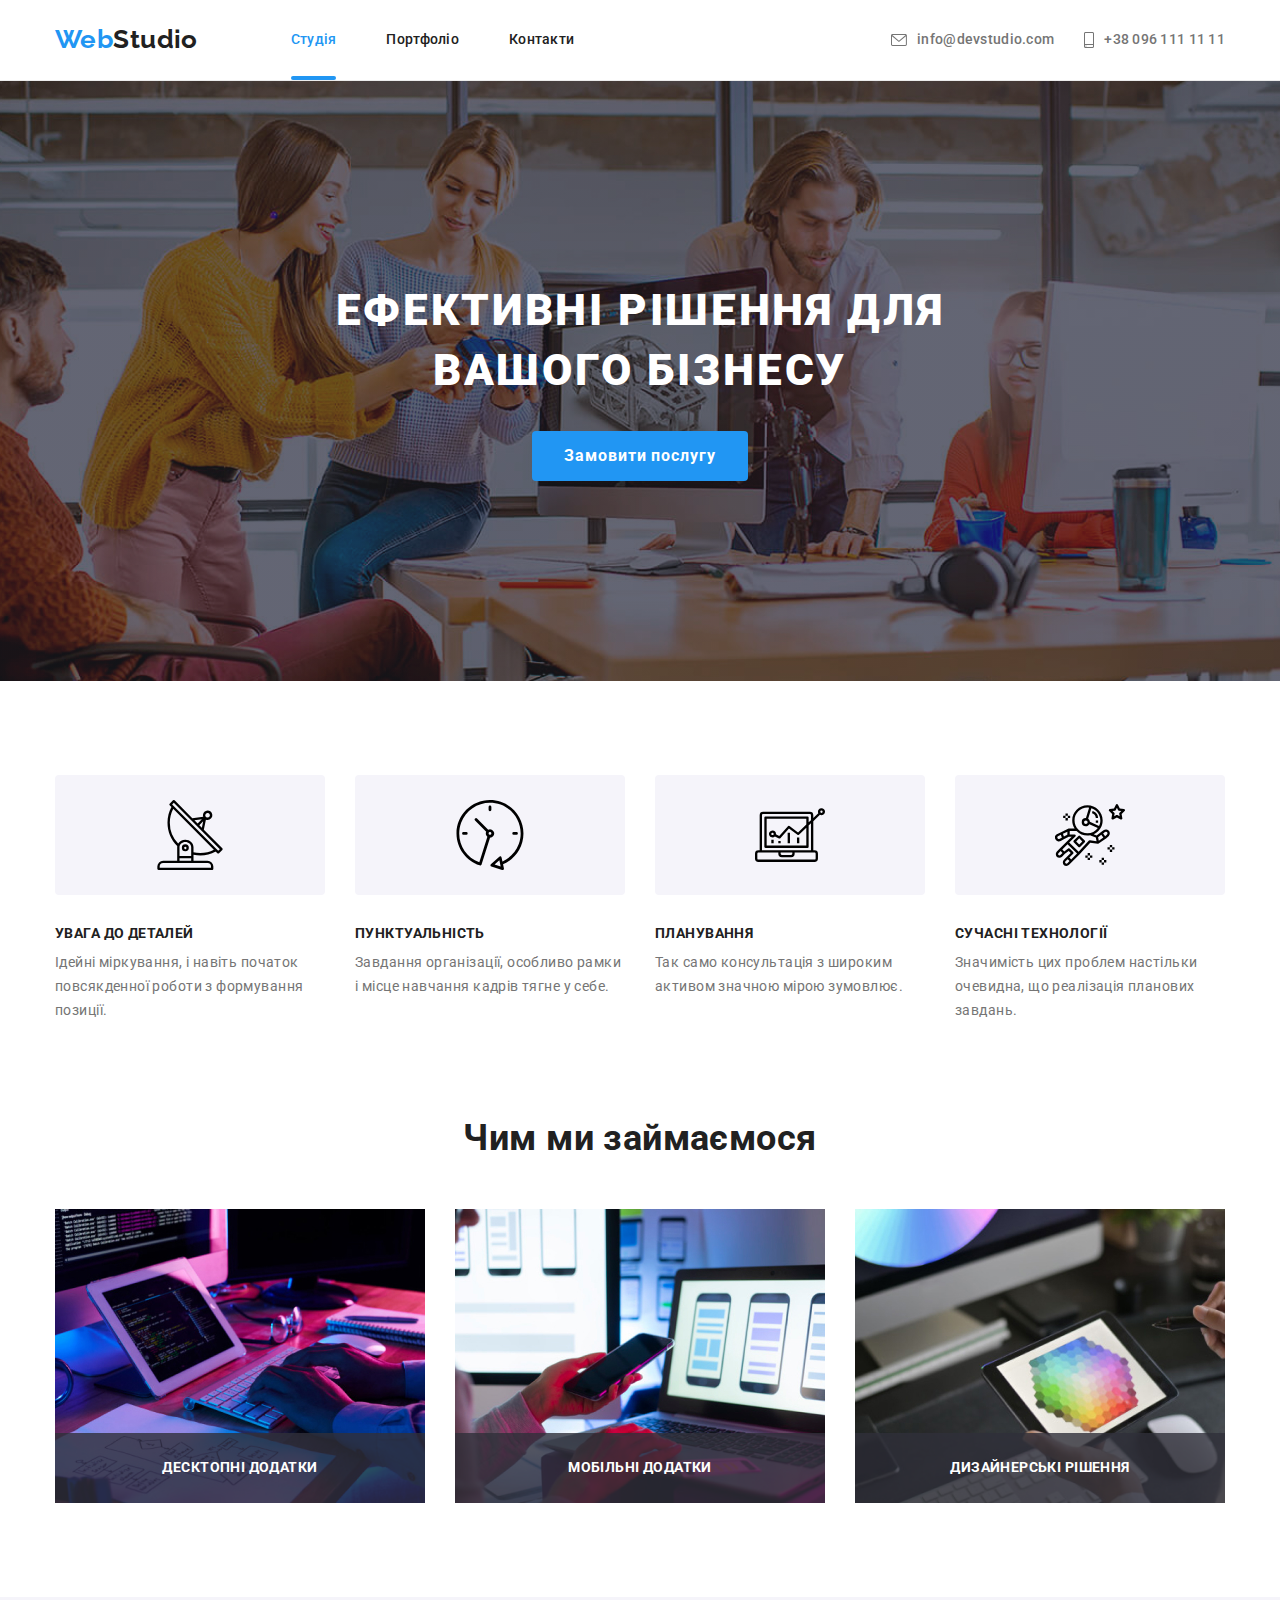
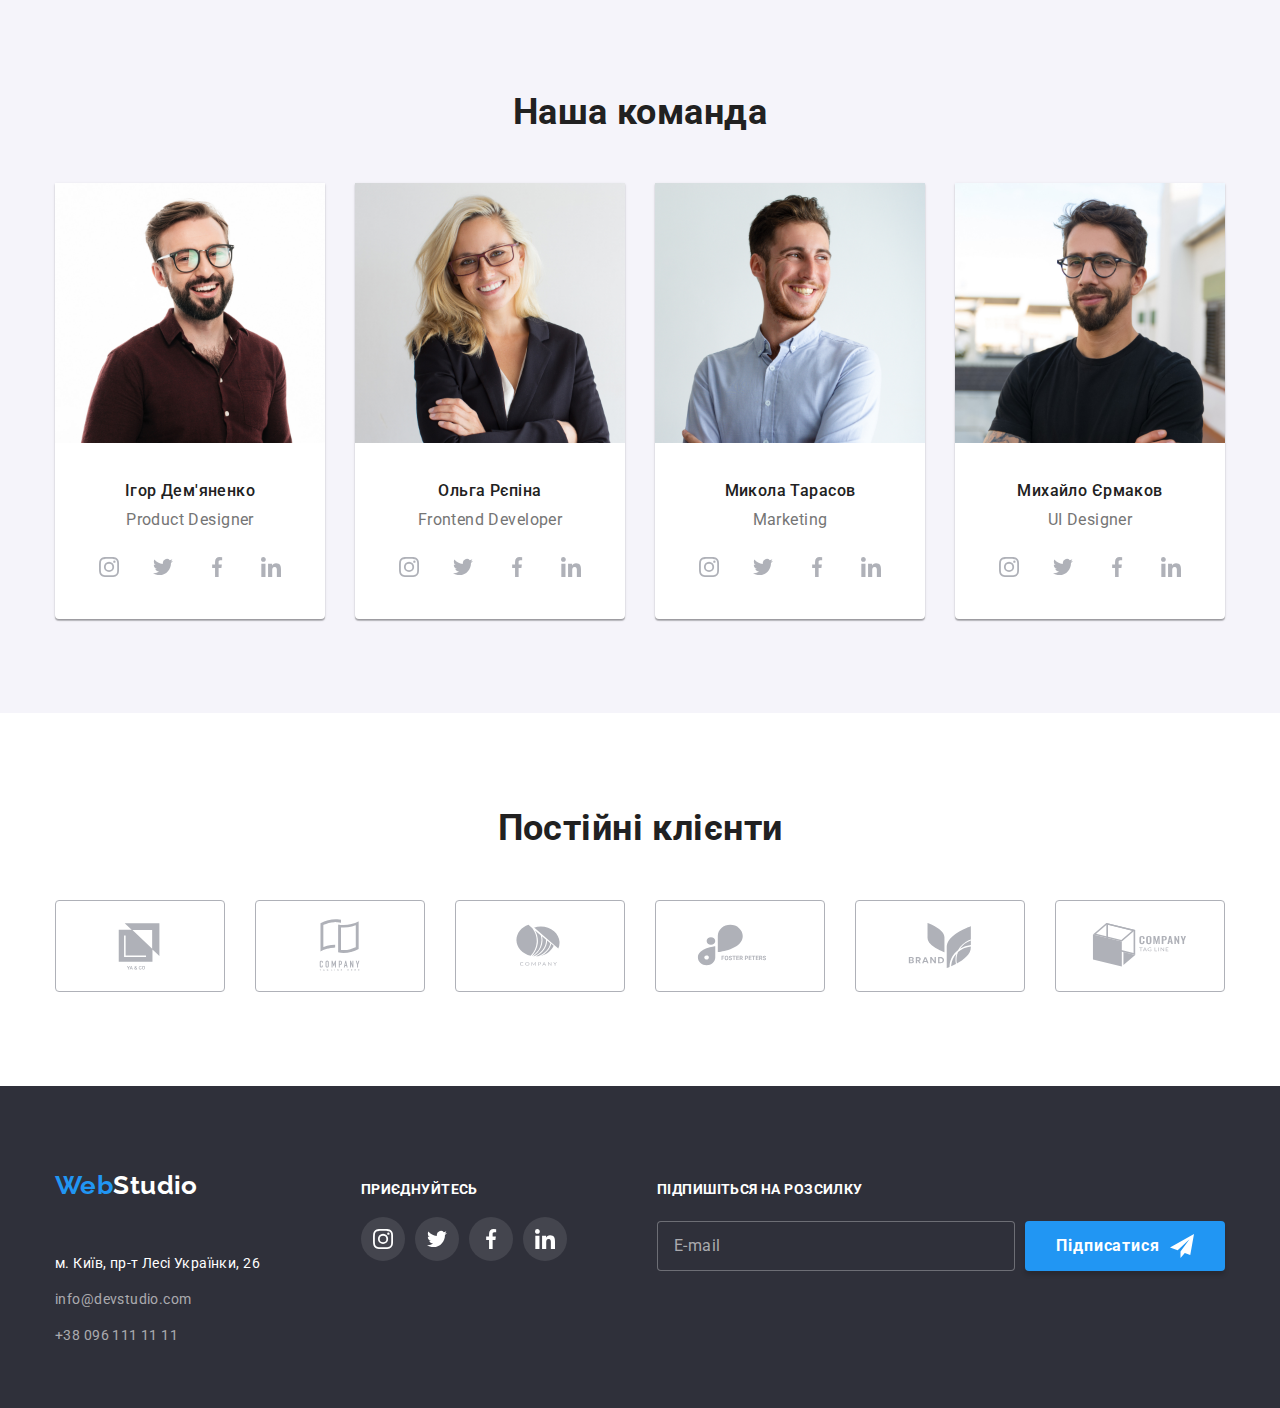
<file: index.html>
<!DOCTYPE html>
<html lang="uk">

<head>
    <meta charset="UTF-8">
    <meta http-equiv="X-UA-Compatible" content="IE=edge">
    <meta name="viewport" content="width=device-width, initial-scale=1.0">
    <title>Web Studio</title>
    <link rel="preconnect" href="https://fonts.googleapis.com">
    <link rel="preconnect" href="https://fonts.gstatic.com" crossorigin>
    <link
        href="https://fonts.googleapis.com/css2?family=Raleway:wght@700&family=Roboto:wght@400;500;700;900&display=swap"
        rel="stylesheet">
    <link rel="stylesheet"
        href="https://cdnjs.cloudflare.com/ajax/libs/modern-normalize/1.1.0/modern-normalize.min.css">
    <!--<link rel="stylesheet" href="./css/styles.css">-->
    <link rel="stylesheet" href="./css/main.min.css">
</head>

<body>
    <!--header-->
    <header class="header">
        <div class="container cont-header">
            <nav class="navigation">
                <a href="./index.html" class="logo link"><span class="navigation__web">Web</span>Studio</a>
                <ul class="navigation-list list">
                    <li class="navigation-list__item"><a href="./index.html"
                            class="navigation-list__link navigation-list__link--current link">Студія</a></li>
                    <li class="navigation-list__item"><a href="./portfolio.html"
                            class="navigation-list__link link">Портфоліо</a></li>
                    <li class="navigation-list__item"><a href="#" class="navigation-list__link link">Контакти</a></li>
                </ul>
            </nav>
            <ul class="connection list">
                <li class="connection__item"><a href="mailto:info@devstudio.com" class="connection__contact link">
                        <svg width="16" height="12" class="mail-icon">
                            <use href="./images/icons.svg#icon-envelope"></use>
                        </svg>info@devstudio.com</a></li>
                <li class="connection__item"><a href="tel:+380961111111" class="connection__contact link">
                        <svg width="10" height="16" class="tell-icon">
                            <use href="./images/icons.svg#icon-smartphone"></use>
                        </svg>+38 096 111 11 11</a></li>
            </ul>
        </div>
    </header>
    <main class="main">
        <!-- hero -->
        <section class="hero section">
            <div class="hero-container container">
                <h1 class="hero-container__title">Ефективні рішення для вашого бізнесу</h1>
                <button data-modal-open type="button" class="btn">Замовити послугу</button>
            </div>
        </section>
        <!--Features-->
        <section class="features section">
            <div class="container feature ">
                <h2 class="feature__title visually-hidden">Особливості</h2>
                <ul class="feature__list list">
                    <li class="feature-list__item">
                        <div class="feature-list__icon">
                            <svg width="70" height="70">
                                <use href="./images/icons.svg#icon-antenna"></use>
                            </svg>
                        </div>
                        <h3 class="feature-list__name">УВАГА ДО ДЕТАЛЕЙ</h3>
                        <p class="feature-list__text">Ідейні міркування, і навіть початок повсякденної роботи з
                            формування
                            позиції.</p>
                    </li>
                    <li class="feature-list__item">
                        <div class="feature-list__icon">
                            <svg width="70" height="70">
                                <use href="./images/icons.svg#icon-clock"></use>
                            </svg>
                        </div>
                        <h3 class="feature-list__name">ПУНКТУАЛЬНІСТЬ</h3>
                        <p class="feature-list__text">Завдання організації, особливо рамки і місце навчання кадрів тягне
                            у
                            себе.
                        </p>
                    </li>
                    <li class="feature-list__item">
                        <div class="feature-list__icon">
                            <svg width="70" height="70">
                                <use href="./images/icons.svg#icon-diagram"></use>
                            </svg>
                        </div>
                        <h3 class="feature-list__name">ПЛАНУВАННЯ</h3>
                        <p class="feature-list__text">Так само консультація з широким активом значною мірою зумовлює.
                        </p>
                    </li>
                    <li class="feature-list__item">
                        <div class="feature-list__icon">
                            <svg width="70" height="70">
                                <use href="./images/icons.svg#icon-astronaut"></use>
                            </svg>
                        </div>
                        <h3 class="feature-list__name">СУЧАСНІ ТЕХНОЛОГІЇ</h3>
                        <p class="feature-list__text">Значимість цих проблем настільки очевидна, що реалізація планових
                            завдань.
                        </p>
                    </li>
                </ul>
            </div>
        </section>
        <!--Activity-->
        <section class="activity section no-padding">
            <div class="cards container">
                <h2 class="cards__title">Чим ми займаємося</h2>
                <ul class="cards__list list">
                    <li class="cards__item">
                        <div class="cards__thumb">
                            <img class="cards__img" src="./images/photo1.jpg" alt="Фото1" width="370">
                            <p class="cards__text">Десктопні додатки</p>
                        </div>
                    </li>
                    <li class="cards__item">
                        <div class="cards__thumb">
                            <img class="cards__img" src="./images/photo2.jpg" alt="Фото2" width="370">
                            <p class="cards__text">Мобільні додатки</p>
                        </div>
                    </li>
                    <li class="cards__item">
                        <div class="cards__thumb">
                            <img class="cards__img" src="./images/photo3.jpg" alt="Фото3" width="370">
                            <p class="cards__text">Дизайнерські рішення</p>
                        </div>
                    </li>
                </ul>
            </div>
        </section>
        <!--Staff-->
        <section class="team section">
            <div class="card-set container">
                <h2 class="card-set__title">Наша команда</h2>
                <ul class="card-set__list list">
                    <li class="card-set__item">
                        <img src="./images/teamcard1.jpg" alt="Ігор" width="270" class="card-set__card">
                        <h3 class="card-set__name">Ігор Дем'яненко</h3>
                        <p class="card-set__text">Product Designer</p>
                        <ul class="social list">
                            <li class="social__item"><a href="" class="social__link link">
                                    <svg width="20" height="20" class="social__icons">
                                        <use href="./images/icons.svg#icon-instagram"></use>
                                    </svg>
                                </a>
                            </li>
                            <li class="social__item"><a href="" class="social__link link">
                                    <svg width="20" height="20" class="social__icons">
                                        <use href="./images/icons.svg#icon-twitter"></use>
                                    </svg>
                                </a>
                            </li>
                            <li class="social__item"><a href="" class="social__link link">
                                    <svg width="20" height="20" class="social__icons">
                                        <use href="./images/icons.svg#icon-facebook"></use>
                                    </svg>
                                </a>
                            </li>
                            <li class="social__item"><a href="" class="social__link link">
                                    <svg width="20" height="20" class="social__icons">
                                        <use href="./images/icons.svg#icon-linkedin"></use>
                                    </svg>
                                </a>
                            </li>
                        </ul>
                    <li class="card-set__item">
                        <img src="./images/teamcard2.jpg" alt="Ольга" width="270" class="card-set__card">
                        <h3 class="card-set__name">Ольга Рєпіна</h3>
                        <p class="card-set__text">Frontend Developer</p>
                        <ul class="social list">
                            <li class="social__item"><a href="" class="social__link link">
                                    <svg width="20" height="20" class="social__icons">
                                        <use href="./images/icons.svg#icon-instagram"></use>
                                    </svg>
                                </a>
                            </li>
                            <li class="social__item"><a href="" class="social__link link">
                                    <svg width="20" height="20" class="social__icons">
                                        <use href="./images/icons.svg#icon-twitter"></use>
                                    </svg>
                                </a>
                            </li>
                            <li class="social__item"><a href="" class="social__link link">
                                    <svg width="20" height="20" class="social__icons">
                                        <use href="./images/icons.svg#icon-facebook"></use>
                                    </svg>
                                </a>
                            </li>
                            <li class="social__item"><a href="" class="social__link link">
                                    <svg width="20" height="20" class="social__icons">
                                        <use href="./images/icons.svg#icon-linkedin"></use>
                                    </svg>
                                </a>
                            </li>
                        </ul>
                    </li>
                    <li class="card-set__item">
                        <img src="./images/teamcard3.jpg" alt="Микола" width="270" class="card-set__card">
                        <h3 class="card-set__name">Микола Тарасов</h3>
                        <p class="card-set__text">Marketing</p>
                        <ul class="social list">
                            <li class="social__item"><a href="" class="social__link link">
                                    <svg width="20" height="20" class="social__icons">
                                        <use href="./images/icons.svg#icon-instagram"></use>
                                    </svg>
                                </a>
                            </li>
                            <li class="social__item"><a href="" class="social__link link">
                                    <svg width="20" height="20" class="social__icons">
                                        <use href="./images/icons.svg#icon-twitter"></use>
                                    </svg>
                                </a>
                            </li>
                            <li class="social__item"><a href="" class="social__link link">
                                    <svg width="20" height="20" class="social__icons">
                                        <use href="./images/icons.svg#icon-facebook"></use>
                                    </svg>
                                </a>
                            </li>
                            <li class="social__item"><a href="" class="social__link link">
                                    <svg width="20" height="20" class="social__icons">
                                        <use href="./images/icons.svg#icon-linkedin"></use>
                                    </svg>
                                </a>
                            </li>
                        </ul>
                    </li>
                    <li class="card-set__item">
                        <img src="./images/teamcard4.jpg" alt="Михайло" width="270" class="card-set__card">
                        <h3 class="card-set__name">Михайло Єрмаков</h3>
                        <p class="card-set__text">UI Designer</p>
                        <ul class="social list">
                            <li class="social__item"><a href="" class="social__link link">
                                    <svg width="20" height="20" class="social__icons">
                                        <use href="./images/icons.svg#icon-instagram"></use>
                                    </svg>
                                </a>
                            </li>
                            <li class="social__item"><a href="" class="social__link link">
                                    <svg width="20" height="20" class="social__icons">
                                        <use href="./images/icons.svg#icon-twitter"></use>
                                    </svg>
                                </a>
                            </li>
                            <li class="social__item"><a href="" class="social__link link">
                                    <svg width="20" height="20" class="social__icons">
                                        <use href="./images/icons.svg#icon-facebook"></use>
                                    </svg>
                                </a>
                            </li>
                            <li class="social__item"><a href="" class="social__link link">
                                    <svg width="20" height="20" class="social__icons">
                                        <use href="./images/icons.svg#icon-linkedin"></use>
                                    </svg>
                                </a>
                            </li>
                        </ul>
                    </li>
                </ul>
            </div>
        </section>

        <!--Customers-->

        <section class="customers section">
            <div class="icon-set container">
                <h2 class="icon-set__title">Постійні клієнти</h2>
                <ul class="icon-set__list list">
                    <li class="icon-set__item">
                        <a href="#" class="icon-set__link link">
                            <svg class="icon-set__icon" width="106" height="60">
                                <use href="./images/icons.svg#icon-logo1"></use>
                            </svg>
                        </a>
                    </li>
                    <li class="icon-set__item">
                        <a href="#" class="icon-set__link link">
                            <svg class="icon-set__icon" width="106" height="60">
                                <use href="./images/icons.svg#icon-logo2"></use>
                            </svg>
                        </a>
                    </li>
                    <li class="icon-set__item">
                        <a href="#" class="icon-set__link link">
                            <svg class="icon-set__icon" width="106" height="60">
                                <use href="./images/icons.svg#icon-logo3"></use>
                            </svg>
                        </a>
                    </li>
                    <li class="icon-set__item">
                        <a href="#" class="icon-set__link link">
                            <svg class="icon-set__icon" width="106" height="60">
                                <use href="./images/icons.svg#icon-logo4"></use>
                            </svg>
                        </a>
                    </li>
                    <li class="icon-set__item">
                        <a href="#" class="icon-set__link link">
                            <svg class="icon-set__icon" width="106" height="60">
                                <use href="./images/icons.svg#icon-logo5"></use>
                            </svg>
                        </a>
                    </li>
                    <li class="icon-set__item">
                        <a href="#" class="icon-set__link link">
                            <svg class="icon-set__icon" width="106" height="60">
                                <use href="./images/icons.svg#icon-logo6"></use>
                            </svg>
                        </a>
                    </li>
                </ul>
            </div>
        </section>
    </main>
    <!-- footer -->
    <footer class="footer">
        <div class="footer-cont container">
            <div class="address">
                <a href="./index.html" class="logo address__logo link"><span class="logo__web">Web</span>Studio</a>
                <address>
                    <ul class="address__list list">
                        <li class="address__item"><a class="address__map link"
                                href="https://goo.gl/maps/vWbxdvANgkh5WYvK6" target="_blank"
                                rel="noopener noreferrer nofollow">м. Київ, пр-т Лесі Українки, 26</a>
                        </li>
                        <li class="address__item"><a href="mailto:info@devstudio.com" class="address__mail link">
                                info@devstudio.com</a></li>
                        <li class="address__item"> <a href="tel:+380961111111" class="address__tel link">+38 096 111 11
                                11</a>
                        </li>
                    </ul>
                </address>
            </div>
            <div class="footer__soc-container">
                <p class="footer__title">приєднуйтесь</p>
                <ul class="social list">
                    <li class="social__item social__item--gap"><a href=""
                            class="social__link social__link--color social__link--background-color link">
                            <svg width="20" height="20" class="social__icons">
                                <use href="./images/icons.svg#icon-instagram"></use>
                            </svg>
                        </a>
                    </li>
                    <li class="social__item social__item--gap"><a href=""
                            class="social__link social__link--color social__link--background-color link">
                            <svg width="20" height="20" class="social__icons">
                                <use href="./images/icons.svg#icon-twitter"></use>
                            </svg>
                        </a>
                    </li>
                    <li class="social__item social__item--gap"><a href=""
                            class="social__link social__link--color social__link--background-color link">
                            <svg width="20" height="20" class="social__icons">
                                <use href="./images/icons.svg#icon-facebook"></use>
                            </svg>
                        </a>
                    </li>
                    <li class="social__item social__item--gap"><a href=""
                            class="social__link social__link--color social__link--background-color link">
                            <svg width="20" height="20" class="social__icons">
                                <use href="./images/icons.svg#icon-linkedin"></use>
                            </svg>
                        </a>
                    </li>
                </ul>
            </div>

            <form class="subscription">
                <div class="input-set">
                    <label for="email" class="input-set__title">Підпишіться на розсилку</label>
                    <input type="email" name="e-mail" id="e-mail" class="input-set__input" placeholder="E-mail">
                </div>
                <button type="submit" class="subscription-button">Підписатися
                    <svg class="subscription-button__icon" width="24" height="24">
                        <use href="./images/icons.svg#icon-send"></use>
                    </svg>
                </button>
            </form>
        </div>
    </footer>

    <!--modal-->

    <div class="backdrop is-hidden" data-modal>
        <div class="modal">
            <button data-modal-close type="button" class="modal-close">
                <svg width="18" height="18" class="modal-close__modal-icon">
                    <use href="./images/icons.svg#icon-close-black-18dp"></use>
                </svg>
            </button>

            <form action="#" class="form">
                <p class="form__heading">Залиште свої дані, ми вам передзвонимо</p>

                <div class="input-group">
                    <label for="name" class="input-group__text">Ім'я</label>
                    <div class="input-wrapper">
                        <input type="text" class="input-wrapper__input" name="name" id="name" required>
                        <svg class="input-wrapper__icon" width="18" height="18">
                            <use href="./images/icons.svg#icon-person-mod"></use>
                        </svg>
                    </div>
                </div>

                <div class="input-group">
                    <label for="tel" class="input-group__text">Телефон</label>
                    <div class="input-wrapper">
                        <input type="tel" class="input-wrapper__input" name="tel" id="tel" required>
                        <svg class="input-wrapper__icon" width="18" height="18">
                            <use href="./images/icons.svg#icon-phone-mod"></use>
                        </svg>
                    </div>
                </div>

                <div class="input-group">
                    <label for="email" class="input-group__text">Пошта</label>
                    <div class="input-wrapper">
                        <input type="email" class="input-wrapper__input" name="email" id="email" required>
                        <svg class="input-wrapper__icon" width="18" height="18">
                            <use href="./images/icons.svg#icon-email-mod"></use>
                        </svg>
                    </div>
                </div>
                <div class="input-group">
                    <label for="comment" class="input-group__text">Коментар</label>
                    <textarea name="comment" id="comment" class="input-group__input"
                        placeholder="Введіть текст"></textarea>
                </div>

                <div class="input-group">
                    <input type="checkbox" name="policy" id="policy" class="input-group__checkbox visually-hidden">
                    <label for="policy" class="input-group__label">
                        <span class="input-group__check"> <svg width="11" height="8">
                                <use href="./images/icons.svg#icon-check"></use>
                            </svg></span>
                        <span> Погоджуюся з розсилкою та приймаю
                            <a href="#" class="input-group__a-checkbox"> Умови
                                договору</a></span>
                    </label>
                </div>
                <!--modal button-->
                <button type="submit" class="send-button">Відправити</button>
            </form>
        </div>

    </div>
    <script src="./js/modal.js"></script>
</body>

</html>
</file>
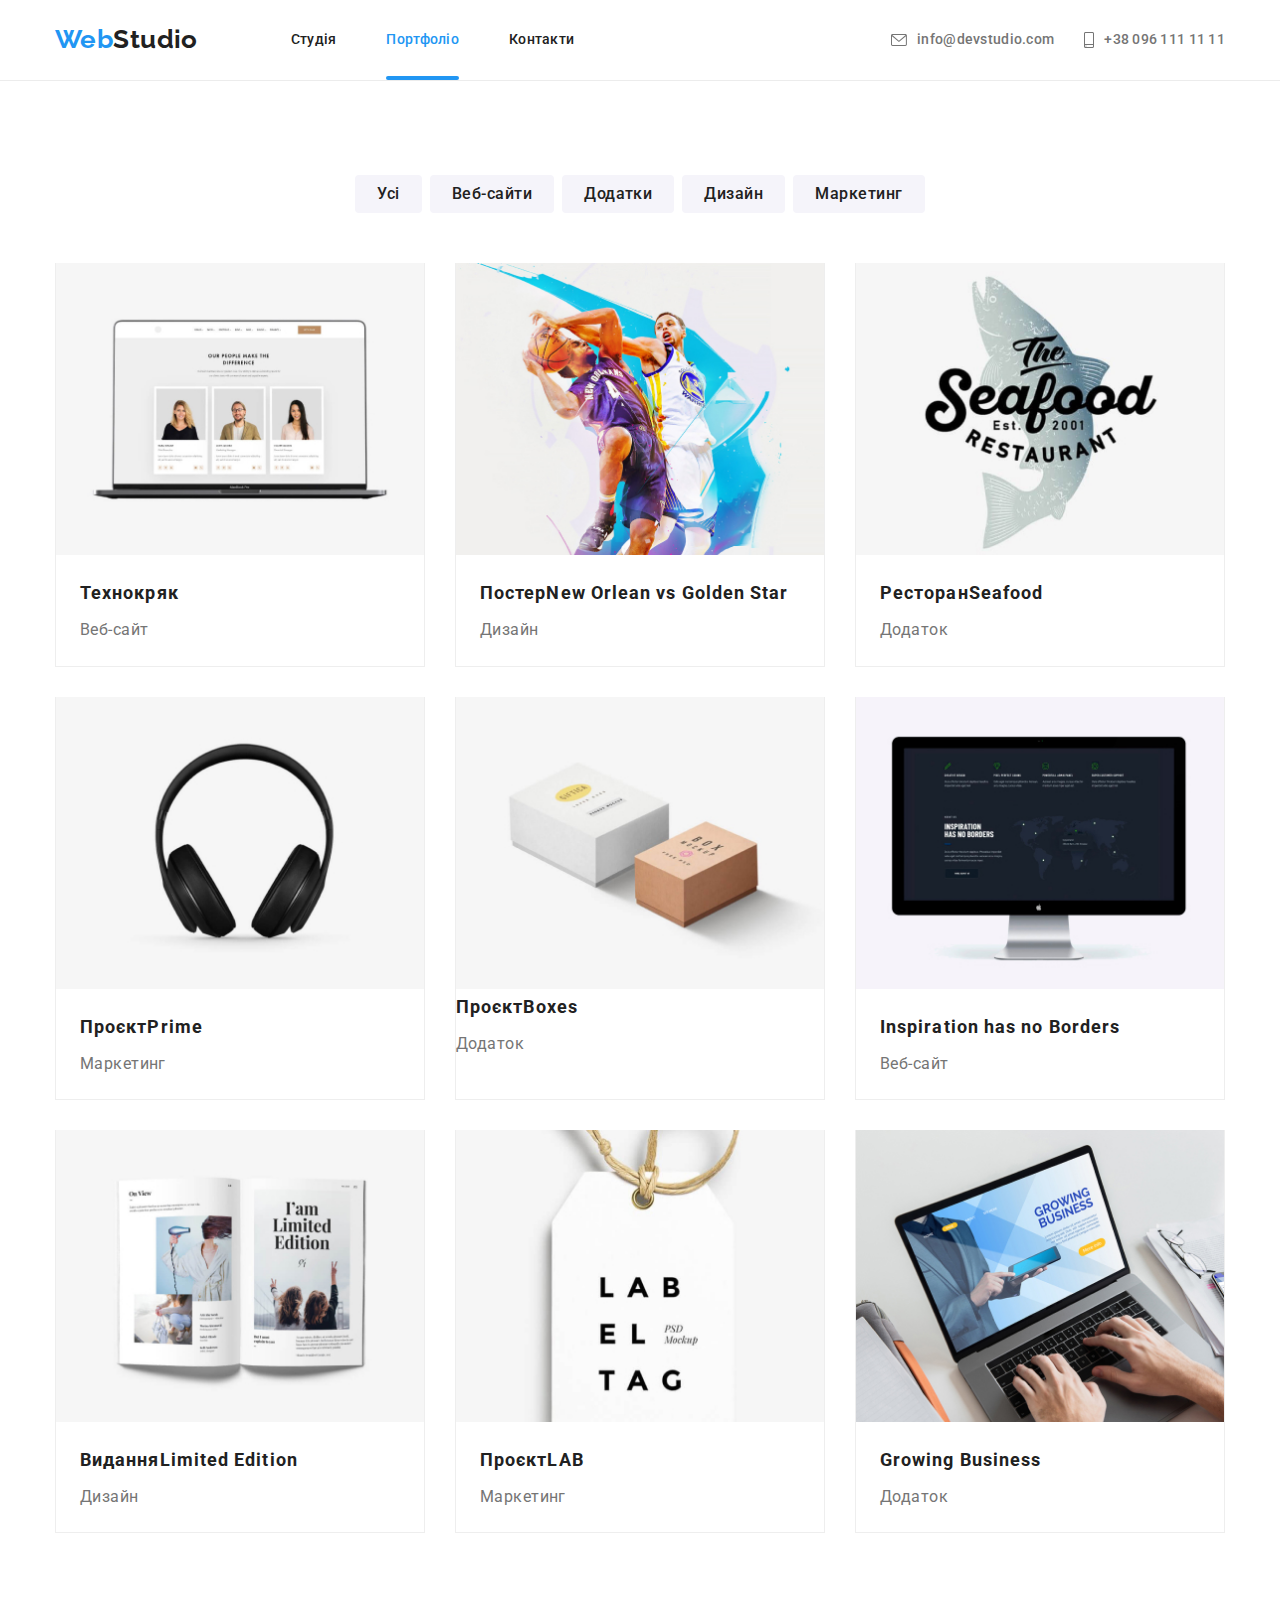
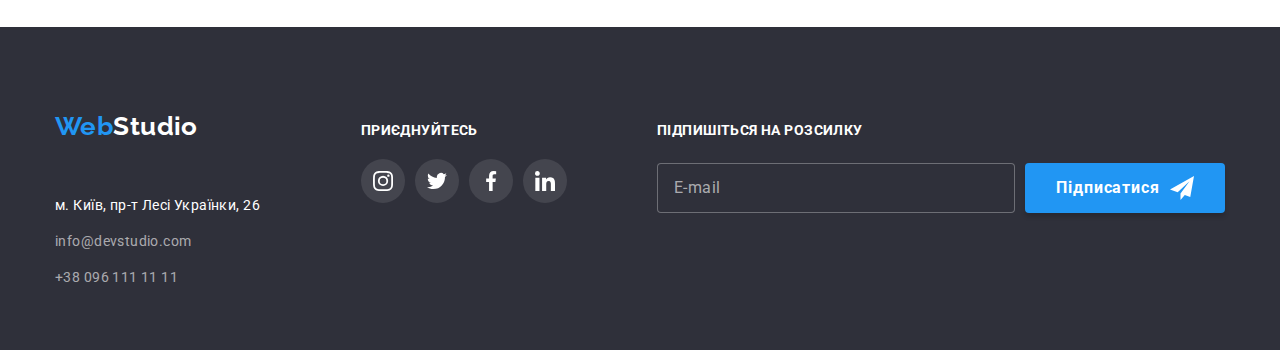
<file: portfolio.html>
<!DOCTYPE html>
<html lang="uk">

<head>
    <meta charset="UTF-8">
    <meta http-equiv="X-UA-Compatible" content="IE=edge">
    <meta name="viewport" content="width=device-width, initial-scale=1.0">
    <title>Document</title>
    <link rel="preconnect" href="https://fonts.googleapis.com">
    <link rel="preconnect" href="https://fonts.gstatic.com" crossorigin>
    <link
        href="https://fonts.googleapis.com/css2?family=Raleway:wght@700&family=Roboto:wght@400;500;700;900&display=swap"
        rel="stylesheet">
    <link rel="stylesheet"
        href="https://cdnjs.cloudflare.com/ajax/libs/modern-normalize/1.1.0/modern-normalize.min.css">
    <!--<link rel="stylesheet" href="./css/styles.css">-->
    <link rel="stylesheet" href="./css/main.min.css">
</head>

<body>

    <!--header-->
    <header class="header">
        <div class="container cont-header">
            <nav class="navigation">
                <a href="./index.html" class="logo link"><span class="navigation__web">Web</span>Studio</a>
                <ul class="navigation-list list">
                    <li class="navigation-list__item"><a href="./index.html"
                            class="navigation-list__link link">Студія</a></li>
                    <li class="navigation-list__item"><a href="./portfolio.html"
                            class="navigation-list__link navigation-list__link--current link">Портфоліо</a></li>
                    <li class="navigation-list__item"><a href="#" class="navigation-list__link link">Контакти</a></li>
                </ul>
            </nav>
            <ul class="connection list">
                <li class="connection__item"><a href="mailto:info@devstudio.com" class="connection__contact link">
                        <svg width="16" height="12" class="mail-icon">
                            <use href="./images/icons.svg#icon-envelope"></use>
                        </svg>info@devstudio.com</a></li>
                <li class="connection__item"><a href="tel:+380961111111" class="connection__contact link">
                        <svg width="10" height="16" class="tell-icon">
                            <use href="./images/icons.svg#icon-smartphone"></use>
                        </svg>+38 096 111 11 11</a></li>
            </ul>
        </div>
    </header>
    <!-- Main -->
    <main class="main">
        <section class="projects section">
            <div class="container card-list">
                <h1 class="card-list__title visually-hidden">Проєкти</h1>
                <ul class="button list">
                    <li class="button__item"><button type="button" class="button__text">Усі</button></li>
                    <li class="button__item"><button type="button" class="button__text">Веб-сайти</button></li>
                    <li class="button__item"><button type="button" class="button__text">Додатки</button></li>
                    <li class="button__item"><button type="button" class="button__text">Дизайн</button></li>
                    <li class="button__item"><button type="button" class="button__text">Маркетинг</button></li>
                </ul>

                <ul class="card-list__set list">
                    <li class="card-list__item"><a href="#" class="card-list__link list link">
                            <div class="card-list__thumb">
                                <img src="./images/project1.jpg" class="card-list__image" alt="Проєкт1" width="370">
                                <p class="card-list__cover-text">
                                    Ресурс пропонує комплексні пропозиції з різним рівнем функціоналу та сервісів. Все
                                    це дозволить відвідувачу отримати вичерпні відомості про компанію чи приватну особу.
                                </p>
                            </div>
                            <div class="card-list__border">
                                <h2 class="card-list__name">Технокряк</h2>
                                <p class="card-list__text">Веб-сайт</p>
                            </div>
                        </a>
                    </li>
                    <li class="card-list__item"><a href="#" class="card-list__link list link">
                            <div class="card-list__thumb">
                                <img src="./images/project2.jpg" class="card-list__image" alt="Проєкт2" width="370">
                                <p class="card-list__cover-text">
                                    Ресурс пропонує комплексні пропозиції з різним рівнем функціоналу та сервісів. Все
                                    це дозволить відвідувачу отримати вичерпні відомості про компанію чи приватну особу.
                                </p>
                            </div>
                            <div class="card-list__border">
                                <h2 class="card-list__name">Постер<span lang="en">New Orlean vs Golden Star</span></h2>
                                <p class="card-list__text">Дизайн</p>
                            </div>
                        </a>
                    </li>
                    <li class="card-list__item"><a href="#" class="card-list__link list link">
                            <div class="card-list__thumb">
                                <img src="./images/project3.jpg" class="card-list__image" alt="Проєкт3" width="370">
                                <p class="card-list__cover-text">
                                    Ресурс пропонує комплексні пропозиції з різним рівнем функціоналу та сервісів. Все
                                    це дозволить відвідувачу отримати вичерпні відомості про компанію чи приватну особу.
                                </p>
                            </div>
                            <div class="card-list__border">
                                <h2 class="card-list__name">Ресторан<span lang="en">Seafood</span></h2>
                                <p class="card-list__text">Додаток</p>
                            </div>
                        </a>
                    </li>
                    <li class="card-list__item"><a href="#" class="card-list__link list link">
                            <div class="card-list__thumb">
                                <img src="./images/project4.jpg" class="card-list__image" alt="Проєкт4" width="370">
                                <p class="card-list__cover-text">
                                    Ресурс пропонує комплексні пропозиції з різним рівнем функціоналу та сервісів. Все
                                    це дозволить відвідувачу отримати вичерпні відомості про компанію чи приватну особу.
                                </p>
                            </div>
                            <div class="card-list__border">
                                <h2 class="card-list__name">Проєкт<span lang="en">Prime</span></h2>
                                <p class="card-list__text">Маркетинг</p>
                            </div>
                        </a>
                    </li>
                    <li class="card-list__item"><a href="#" class="card-list__link list link">
                            <div class="card-list__thumb">
                                <img src="./images/project5.jpg" class="card-list__image" alt="Проєкт5" width="370">
                                <p class="card-list__cover-text">
                                    Ресурс пропонує комплексні пропозиції з різним рівнем функціоналу та сервісів. Все
                                    це дозволить відвідувачу отримати вичерпні відомості про компанію чи приватну особу.
                                </p>
                            </div>
                            <div class="card-list__-border">
                                <h2 class="card-list__name">Проєкт<span lang="en">Boxes</span></h2>
                                <p class="card-list__text">Додаток</p>
                            </div>
                        </a>
                    </li>
                    <li class="card-list__item"><a href="#" class="card-list__link list link">
                            <div class="card-list__thumb">
                                <img src="./images/project6.jpg" class="card-list__image" alt="Проєкт6" width="370">
                                <p class="card-list__cover-text">
                                    Ресурс пропонує комплексні пропозиції з різним рівнем функціоналу та сервісів. Все
                                    це дозволить відвідувачу отримати вичерпні відомості про компанію чи приватну особу.
                                </p>
                            </div>
                            <div class="card-list__border">
                                <h2 class="card-list__name"><span lang="en">Inspiration has no Borders</span></h2>
                                <p class="card-list__text">Веб-сайт</p>
                            </div>
                        </a>
                    </li>
                    <li class="card-list__item"><a href="#" class="card-list__link list link">
                            <div class="card-list__thumb">
                                <img src="./images/project7.jpg" class="card-list__image" alt="Проєкт7" width="370">
                                <p class="card-list__cover-text">
                                    Ресурс пропонує комплексні пропозиції з різним рівнем функціоналу та сервісів. Все
                                    це дозволить відвідувачу отримати вичерпні відомості про компанію чи приватну особу.
                                </p>
                            </div>
                            <div class="card-list__border">
                                <h2 class="card-list__name">Видання<span lang="en">Limited Edition</span></h2>
                                <p class="card-list__text">Дизайн</p>
                            </div>
                        </a>
                    </li>
                    <li class="card-list__item"><a href="#" class="card-list__link list link">
                            <div class="card-list__thumb">
                                <img src="./images/project8.jpg" class="card-list__image" alt="Проєкт8" width="370">
                                <p class="card-list__cover-text">
                                    Ресурс пропонує комплексні пропозиції з різним рівнем функціоналу та сервісів. Все
                                    це дозволить відвідувачу отримати вичерпні відомості про компанію чи приватну особу.
                                </p>
                            </div>
                            <div class="card-list__border">
                                <h2 class="card-list__name">Проєкт<span lang="en">LAB</span></h2>
                                <p class="card-list__text">Маркетинг</p>
                            </div>
                        </a>
                    </li>
                    <li class="card-list__item"><a href="#" class="card-list__link list link">
                            <div class="card-list__thumb">
                                <img src="./images/project9.jpg" class="card-list__image" alt="Проєкт9" width="370">
                                <p class="card-list__cover-text">
                                    Ресурс пропонує комплексні пропозиції з різним рівнем функціоналу та сервісів. Все
                                    це дозволить відвідувачу отримати вичерпні відомості про компанію чи приватну особу.
                                </p>
                            </div>
                            <div class="card-list__border">
                                <h2 class="card-list__name"><span lang="en">Growing Business</span></h2>
                                <p class="card-list__text">Додаток</p>
                            </div>
                        </a>
                    </li>
                </ul>
            </div>
        </section>
    </main>
    <!-- footer -->
    <footer class="footer">
        <div class="footer-cont container">
            <div class="address">
                <a href="./index.html" class="logo address__logo link"><span class="logo__web">Web</span>Studio</a>
                <address>
                    <ul class="address__list list">
                        <li class="address__item"><a class="address__map link"
                                href="https://goo.gl/maps/vWbxdvANgkh5WYvK6" target="_blank"
                                rel="noopener noreferrer nofollow">м. Київ, пр-т Лесі Українки, 26</a>
                        </li>
                        <li class="address__item"><a href="mailto:info@devstudio.com" class="address__mail link">
                                info@devstudio.com</a></li>
                        <li class="address__item"> <a href="tel:+380961111111" class="address__tel link">+38 096 111 11
                                11</a>
                        </li>
                    </ul>
                </address>
            </div>
            <div class="footer__soc-container">
                <p class="footer__title">приєднуйтесь</p>
                <ul class="social list">
                    <li class="social__item social__item--gap"><a href=""
                            class="social__link social__link--color social__link--background-color link">
                            <svg width="20" height="20" class="social__icons">
                                <use href="./images/icons.svg#icon-instagram"></use>
                            </svg>
                        </a>
                    </li>
                    <li class="social__item social__item--gap"><a href=""
                            class="social__link social__link--color social__link--background-color link">
                            <svg width="20" height="20" class="social__icons">
                                <use href="./images/icons.svg#icon-twitter"></use>
                            </svg>
                        </a>
                    </li>
                    <li class="social__item social__item--gap"><a href=""
                            class="social__link social__link--color social__link--background-color link">
                            <svg width="20" height="20" class="social__icons">
                                <use href="./images/icons.svg#icon-facebook"></use>
                            </svg>
                        </a>
                    </li>
                    <li class="social__item social__item--gap"><a href=""
                            class="social__link social__link--color social__link--background-color link">
                            <svg width="20" height="20" class="social__icons">
                                <use href="./images/icons.svg#icon-linkedin"></use>
                            </svg>
                        </a>
                    </li>
                </ul>
            </div>

            <form class="subscription">
                <div class="input-set">
                    <label for="email" class="input-set__title">Підпишіться на розсилку</label>
                    <input type="email" name="e-mail" id="e-mail" class="input-set__input" placeholder="E-mail">
                </div>
                <button type="submit" class="subscription-button">Підписатися
                    <svg class="subscription-button__icon" width="24" height="24">
                        <use href="./images/icons.svg#icon-send"></use>
                    </svg>
                </button>
            </form>
        </div>
    </footer>


</body>

</html>
</file>
<file: css/styles.css>
html {
  box-sizing: border-box;
}
*,
*::before,
*::after {
  box-sizing: inherit;
}

:root {
  --primary-title-color: #212121;
  --primary-text-color: #757575;
  --accent-color: #2196f3;
  --primary-white-color: #ffffff;
  --secondary-bg-color: #2f303a;
  --third-bg-color: #f5f4fa;
  --footer-color: rgba(255, 255, 255, 0.6);
  --hero-btn-background: #188ce8;
  --header-border-color: #ececec;
  --project-border-color: #eeeeee;
  --secondary-text-color: #afb1b8;
  --bg-footer-soc: rgba(255, 255, 255, 0.1);
  --bg-cover-color: rgba(33, 150, 243, 0.9);
  --backdrop-color: rgba(0, 0, 0, 0.2);
  --activity-bg-color: rgba(47, 48, 58, 0.8);
  --modal-border-color: rgba(33, 33, 33, 0.2);
  --placeholder-color: rgba(117, 117, 117, 0.5);
  --border-input-color: rgba(255, 255, 255, 0.3);

  --transition-timing: cubic-bezier(0.4, 0, 0.2, 1);

  --main-font: "Roboto", sans-serif;
}

p,
h1,
h2,
h3 {
  margin: 0;
}
ul {
  margin: 0px;
}

body {
  font-family: var(--main-font);
  font-size: 14px;
  line-height: 1.71;
  letter-spacing: 0.03em;
  color: var(--primary-text-color);
  background-color: var(--primary-white-color);
}
.header-link,
.link {
  text-decoration: none;
}
.list {
  list-style: none;
  padding: 0;
  margin: 0;
}
.visually-hidden {
  position: absolute;
  width: 1px;
  height: 1px;
  margin: -1px;
  border: 0;
  padding: 0;
  white-space: nowrap;
  clip-path: inset(100%);
  clip: rect(0 0 0 0);
  overflow: hidden;
}
.container {
  width: 1200px;
  margin: 0 auto;
  padding-left: 15px;
  padding-right: 15px;
}
.section {
  padding-top: 94px;
  padding-bottom: 94px;
}

/* HEADER */

.cont-header {
  display: flex;
  align-items: center;
}
.header {
  border-bottom: 1px solid var(--header-border-color);
}
.logo {
  display: flex;
  padding-top: 24px;
  padding-bottom: 24px;
  margin-right: 93px;
  font-family: "Raleway", sans-serif;
  font-weight: 700;
  font-size: 26px;
  line-height: 1.19;
  color: var(--primary-title-color);
}
.navigation__web {
  font-family: "Raleway", sans-serif;
  font-weight: 700;
  font-size: 26px;
  line-height: 1.19;
  color: var(--accent-color);
}
.navigation {
  display: flex;
}
.navigation-list {
  display: flex;
  align-items: center;
}
.navigation-list .navigation-list__item:not(:last-child) {
  margin-right: 50px;
}

.navigation-list__link {
  position: relative;
  display: flex;
  font-weight: 500;
  font-size: 14px;
  line-height: 1.14;
  letter-spacing: 0.02em;
  color: var(--primary-title-color);
  transition: color 250ms cubic-bezier(0.4, 0, 0.2, 1);
  padding-top: 32px;
  padding-bottom: 32px;
}
.navigation-list__link:hover,
.navigation-list__link:focus {
  color: var(--accent-color);
}
.navigation-list__link--current::after {
  content: "";
  position: relative;
  display: block;
  width: 100%;
  height: 4px;
  background-color: var(--accent-color);
  border-radius: 2px;
  left: 0;
  bottom: 0;
  opacity: 1;
}
.navigation-list__link::after {
  content: "";
  position: absolute;
  display: block;
  width: 100%;
  height: 4px;
  background-color: var(--accent-color);
  border-radius: 2px;
  left: 0;
  bottom: 0;
  opacity: 0;
  transition: opacity 250ms cubic-bezier(0.4, 0, 0.2, 1);
}
.navigation-list__link:hover::after {
  opacity: 1;
}

 .navigation-list__link--current {
  color: var(--accent-color);
}

.navigation-list__link--current::after {
  color: var(--accent-color);
  opacity: 1;
}
.navigation .navigation-list__item:not(:last-child) {
  margin-right: 30px;
}
.connection {
  display: flex;
  margin-left: auto;
  align-items: center;
}
.connection .connection__item:not(:last-child) {
  margin-right: 30px;
}
.connection__contact {
  display: flex;
  align-items: center;
  font-weight: 500;
  font-size: 14px;
  line-height: 1.14;
  letter-spacing: 0.02em;
  color: var(--primary-text-color);
  fill: var(--primary-text-color);
  text-decoration: none;
  transition: color 250ms cubic-bezier(0.4, 0, 0.2, 1);
}
.connection__contact:hover,
.connection__contact:focus {
  color: var(--accent-color);
}
.mail-icon {
  fill: currentColor;
  margin-right: 10px;
}
.tell-icon {
  fill: currentColor;
  margin-right: 10px;
}

/* STUDIO */

/* Hero */

.hero {
  background-color: var(--secondary-bg-color);
  text-align: center;
  background-image: linear-gradient(
      rgba(47, 48, 58, 0.4),
      rgba(47, 48, 58, 0.4)
    ),
    url("../images/herobg.jpg");
  background-repeat: no-repeat;
  background-size: cover;
  background-position: center;
  max-width: 1600px;
  padding-top: 200px;
  padding-bottom: 200px;
  margin: auto;
}
.hero-container {
  max-width: 696px;
}
.hero-container__title {
  display: inline-block;
  margin-bottom: 30px;
  font-weight: 900;
  font-size: 44px;
  line-height: 1.36;
  letter-spacing: 0.06em;
  text-transform: uppercase;
  color: var(--primary-white-color);
}
.btn {
  border: none;
  padding: 10px 32px;
  border-radius: 4px;
  min-width: 200px;
  font-family: inherit;
  font-weight: 700;
  font-size: 16px;
  line-height: 1.9;
  letter-spacing: 0.06em;
  color: var(--primary-white-color);
  background: var(--accent-color);
  cursor: pointer;
  transition: color 250ms cubic-bezier(0.4, 0, 0.2, 1);
}
.btn:hover,
.btn:focus {
  background-color: var(--hero-btn-background);
}

/* Features */

.feature__list {
  display: flex;
}

.feature-list__item {
  width: 270px;
}
.feature-list__icon {
  display: flex;
  width: 270px;
  height: 120px;
  align-items: center;
  justify-content: center;
  background-color: var(--third-bg-color);
  margin-bottom: 30px;
  border-radius: 4px;
}

.feature-list__name {
  margin-bottom: 10px;
  font-size: 14px;
  line-height: 1.17;
  letter-spacing: 0.03em;
  text-transform: uppercase;
  color: var(--primary-title-color);
}
.feature__list .feature-list__item:not(:last-child) {
  margin-right: 30px;
}
/* Activity */

.no-padding {
  padding-top: 0;
}
.cards__title {
  margin-bottom: 50px;
  font-size: 36px;
  line-height: 1.17;
  text-align: center;
  color: var(--primary-title-color);
}
.cards__list {
  display: flex;
}
.cards__list .cards__item:not(:last-child) {
  margin-right: 30px;
}
.cards__img {
  display: block;
  width: 100%;
  height: auto;
}
.cards__thumb {
  position: relative;
}
.cards__text {
  position: absolute;
  bottom: 0;
  display: flex;
  align-items: center;
  justify-content: center;
  height: 70px;
  width: 100%;
  font-weight: 700;
  font-size: 14px;
  line-height: 1.14;
  text-align: center;
  letter-spacing: 0.03em;
  text-transform: uppercase;
  color: var(--primary-white-color);
  background-color: var(--activity-bg-color);
}

/* Staff */

.team {
  background-color: var(--third-bg-color);
}
.card-set__list {
  display: flex;
}
.card-set__item {
  width: 270px;
  box-shadow: 0px 1px 3px rgba(0, 0, 0, 0.12), 0px 1px 1px rgba(0, 0, 0, 0.14),
    0px 2px 1px rgba(0, 0, 0, 0.2);
  border-radius: 0px 0px 4px 4px;
  background-color: var(--primary-white-color);
  padding-bottom: 30px;
}
.card-set__list .card-set__item:not(:last-child) {
  margin-right: 30px;
}
.card-set__title {
  margin-bottom: 50px;
  font-size: 36px;
  line-height: 1.17;
  text-align: center;
  color: var(--primary-title-color);
}
.card-set__card {
  margin-top: 0;
  margin-bottom: 30px;
}
.card-set__name {
  margin-bottom: 10px;
  font-weight: 500;
  font-size: 16px;
  line-height: 1.19;
  text-align: center;
  color: var(--primary-title-color);
}
.card-set__text {
  margin-bottom: 30px;
  font-size: 16px;
  line-height: 1.19;
  text-align: center;
  margin-bottom: 16px;
  color: var(--primary-text-color);
}
.social {
  display: flex;
  justify-content: center;
  align-items: center;
}
.social__item {
  width: 44px;
  height: 44px;
}
.social__icons {
  fill: currentColor;
}
.social__item:not(:last-child) {
  margin-right: 10px;
}
.social__link {
  width: 100%;
  height: 100%;
  display: flex;
  border-radius: 50%;
  justify-content: center;
  align-items: center;
  color: var(--secondary-text-color);
  transition: background-color 250ms cubic-bezier(0.4, 0, 0.2, 1),
    color 250ms cubic-bezier(0.4, 0, 0.2, 1);
}
.social__link:hover,
.social__link:focus {
  color: var(--primary-white-color);
  background-color: var(--accent-color);
}

/*Customers*/

.icon-set__list {
  display: flex;
}
.icon-set__title {
  margin-bottom: 50px;
  font-size: 36px;
  line-height: 1.17;
  text-align: center;
  color: var(--primary-title-color);
}
.icon-set__item {
  width: 170px;
  height: 92px;
}

.icon-set__link {
  width: 100%;
  height: 100%;
  display: flex;
  justify-content: center;
  align-items: center;
  color: var(--secondary-text-color);
  border: 1px solid var(--secondary-text-color);
  border-radius: 4px;
  transition: color 250ms cubic-bezier(0.4, 0, 0.2, 1),
    border 250ms cubic-bezier(0.4, 0, 0.2, 1);
}
.icon-set__link:hover {
  color: var(--accent-color);
  border: 1px solid var(--accent-color);
}
.icon-set__item:not(:last-child) {
  margin-right: 30px;
}
.icon-set__icon {
  fill: currentColor;
}

/* PORTFOLIO */

.button {
  display: flex;
  margin-bottom: 50px;
  justify-content: center;
}
.button .button__item:not(:last-child) {
  margin-right: 8px;
}
.button__text {
  padding: 6px 22px;
  border-radius: 4px;
  border: none;
  font-family: inherit;
  font-weight: 500;
  font-size: 16px;
  line-height: 1.63;
  letter-spacing: 0.03em;
  color: var(--primary-title-color);
  background: var(--third-bg-color);
  cursor: pointer;
  transition: color 250ms cubic-bezier(0.4, 0, 0.2, 1),
    background-color 250ms cubic-bezier(0.4, 0, 0.2, 1),
    box-shadow 250ms cubic-bezier(0.4, 0, 0.2, 1);
}
.button__text:hover,
.button__text:focus {
  color: var(--primary-white-color);
  background: var(--accent-color);
  box-shadow: 0px 3px 1px rgba(0, 0, 0, 0.1), 0px 1px 2px rgba(0, 0, 0, 0.08),
    0px 2px 2px rgba(0, 0, 0, 0.12);
}
.card-list__set {
  display: flex;
  flex-wrap: wrap;
}
.card-list__item {
  width: 370px;
  margin-right: 30px;
  margin-bottom: 30px;
  border-left: 1px solid var(--project-border-color);
  border-bottom: 1px solid var(--project-border-color);
  border-right: 1px solid var(--project-border-color);
}
.card-list__item:nth-last-child(-n + 3) {
  margin-bottom: 0;
}
.card-list__item:nth-child(3n) {
  margin-right: 0;
}
.card-list__image {
  margin-top: 0;
}
.card-list__thumb {
  position: relative;
  overflow: hidden;
}
.card-list__image {
  display: block;
  height: auto;
  width: 100%;
}
.card-list__cover-text {
  position: absolute;
  top: 0;
  font-weight: 400;
  font-size: 18px;
  line-height: 1.6;
  letter-spacing: 0.03em;
  color: var(--primary-white-color);
  background-color: var(--bg-cover-color);
  padding: 63px 24px;
  height: 100%;
  transform: translateY(100%);
  transition: transform 250ms cubic-bezier(0.4, 0, 0.2, 1);
}
.card-list__item:hover .card-list__cover-text {
  transform: translateY(0);
}
.card-list__name {
  margin-bottom: 4px;
  font-size: 18px;
  line-height: 2;
  letter-spacing: 0.06em;
  color: var(--primary-title-color);
}
.card-list__text {
  font-size: 16px;
  line-height: 1.88;
  color: var(--primary-text-color);
}
.card-list__title,
.card-list__text {
  text-decoration: none;
}
.card-list__border {
  padding-top: 20px;
  padding-bottom: 20px;
  padding-left: 24px;
  padding-right: 24px;
}
.card-list__link {
  display: block;
  transform: box-shadow 250ms cubic-bezier(0.4, 0, 0.2, 1);
}
.card-list__link:hover,
.card-list__link:focus {
  box-shadow: 0px 1px 1px rgba(0, 0, 0, 0.12), 0px 4px 4px rgba(0, 0, 0, 0.06),
    1px 4px 6px rgba(0, 0, 0, 0.16);
}

/* footer */

.footer {
  padding-top: 60px;
  padding-bottom: 60px;
  display: block;
  background: var(--secondary-bg-color);
}
.footer-cont {
  display: flex;
  align-items: baseline;
}
.address__logo {
  display: block;
  margin-top: 0;
  margin-bottom: 28px;
  font-family: "Raleway";
  font-weight: 700;
  font-size: 26px;
  line-height: 1.19;
  color: var(--primary-white-color);
}
.logo__web {
  font-family: "Raleway";
  font-weight: 700;
  font-size: 26px;
  line-height: 1.19;
  color: var(--accent-color);
}
.address__map {
  display: block;
  margin-top: 0;
  font-style: normal;
  color: var(--primary-white-color);
  transition: color 250ms cubic-bezier(0.4, 0, 0.2, 1);
}
.address___map:hover,
.address__map:focus {
  color: var(--accent-color);
}
.address__mail {
  display: block;
  margin-top: 0;
  font-style: normal;
  color: var(--footer-color);
  transition: color 250ms cubic-bezier(0.4, 0, 0.2, 1);
}
.address__mail:hover {
  color: var(--accent-color);
}
.address__tel {
  display: block;
  margin-top: 0;
  font-style: normal;
  color: var(--footer-color);
  transition: color 250ms cubic-bezier(0.4, 0, 0.2, 1);
}
.address__tel:hover {
  color: var(--accent-color);
}
.address__list .address__item:not(:last-child) {
  margin-bottom: 12px;
}
.footer__address {
  display: inline-block;
}
.footer__soc-container {
  display: inline-block;
  margin-left: 70px;
}
.footer__title {
  font-weight: 700;
  margin-bottom: 20px;
  font-size: 14px;
  line-height: 1.17;
  letter-spacing: 0.03em;
  text-transform: uppercase;
  color: var(--primary-white-color);
}

.social__item--gap:not(:last-child) {
  margin-right: 10px;
}
.social__link--color {
  color: var(--primary-white-color);
}
.social__link--background-color {
  background-color: var(--bg-footer-soc);
}

.input-set {
  display: inline-block;
}
.input-set__title {
  font-weight: 700;
  font-size: 14px;
  line-height: 1.14;
  letter-spacing: 0.03em;
  text-transform: uppercase;
  color: var(--primary-white-color);
}
.input-set__input {
  width: 358px;
  height: 50px;
  outline: none;
  color: var(--primary-white-color);
  border: 1px solid var(--border-input-color);
  border-radius: 4px;
  background-color: var(--secondary-bg-color);

  display: flex;
  align-items: center;
  padding-left: 16px;
  margin-top: 20px;
}
.input-set__input::placeholder {
  font-weight: 400;
  font-size: 16px;
  line-height: 1.25;
  letter-spacing: 0.03em;
  color: var(--footer-color);
  transition: border-color 250ms cubic-bezier(0.4, 0, 0.2, 1);
}
.input-set__input:hover,
.input-set__input:focus {
  border-color: var(--accent-color);
}
.subscription-button {
  display: flex;
  justify-content: center;
  align-items: center;
  border: none;
  border-radius: 4px;
  min-width: 200px;
  height: 50px;
  font-family: inherit;
  font-weight: 700;
  font-size: 16px;
  line-height: 1.88;
  padding: 6px 22px;
  letter-spacing: 0.06em;
  color: var(--primary-white-color);
  background: var(--accent-color);
  box-shadow: 0px 4px 4px rgba(0, 0, 0, 0.15);
  margin-left: 10px;
  cursor: pointer;
  transition: color 250ms cubic-bezier(0.4, 0, 0.2, 1);
}
.subscription-button:hover,
.subscription-button:focus {
  background-color: var(--hero-btn-background);
}
.subscription-button__icon {
  fill: currentColor;
  margin-left: 10px;
}
.subscription {
  display: flex;
  align-items: flex-end;
  margin-left: auto;
}

.backdrop {
  position: fixed;
  top: 0;
  left: 0;
  width: 100%;
  height: 100%;
  background-color: var(--backdrop-color);
  transition: opacity 250ms cubic-bezier(0.4, 0, 0.2, 1),
    visibility 250ms cubic-bezier(0.4, 0, 0.2, 1);
}
.modal {
  position: absolute;
  top: 50%;
  left: 50%;
  transform: translate(-50%, -50%) scale(1);
  width: 528px;
  min-height: 581px;
  background-color: var(--primary-white-color);
  border-radius: 4px;
  transition: transform 250ms cubic-bezier(0.4, 0, 0.2, 1);
  padding: 40px;
}
.backdrop.is-hidden .modal {
  transform: translate(-50%, -50%) scaleY(0);
}
.modal-close {
  position: absolute;
  display: flex;
  top: 8px;
  right: 8px;
  width: 30px;
  height: 30px;
  background-color: var(--primary-white-color);
  border: 1px solid rgba(0, 0, 0, 0.1);
  border-radius: 50%;
  align-items: center;
  justify-content: center;
  cursor: pointer;
  transition: fill 250ms cubic-bezier(0.4, 0, 0.2, 1);
}
.modal-close:hover,
.modal-close:focus {
  fill: var(--accent-color);
}
.backdrop.is-hidden {
  visibility: hidden;
  opacity: hidden;
  pointer-events: none;
}

.form__heading {
  font-weight: 700;
  font-size: 20px;
  line-height: 1.15;
  letter-spacing: 0.03em;
  color: var(--primary-title-color);
  margin-bottom: 12px;
  text-align: center;
}
.input-wrapper__input {
  display: flex;
  outline: none;
  width: 100%;
  height: 40px;
  border: 1px solid var(--modal-border-color);
  border-radius: 4px;
  padding-left: 42px;
  margin-bottom: 10px;
  cursor: pointer;
  transition: border-color 250ms cubic-bezier(0.4, 0, 0.2, 1);
}
.input-group {
  display: block;
}

.input-group__text {
  display: block;
  font-weight: 400;
  font-size: 12px;
  line-height: 1.17;
  letter-spacing: 0.01em;
  color: var(--primary-text-color);
  margin-bottom: 4px;
}
.input-group__input {
  display: flex;
  width: 100%;
  height: 120px;
  border: 1px solid var(--modal-border-color);
  border-radius: 4px;
  padding: 12px 16px;
  resize: none;
  margin-bottom: 20px;
  cursor: pointer;
  outline: none;

  transition: border-color 250ms cubic-bezier(0.4, 0, 0.2, 1);
}
.input-group__input:hover,
.input-group__input:focus {
  border-color: var(--accent-color);
}
.input-wrapper__icon {
  position: absolute;
  top: 50%;
  left: 12px;
  transform: translateY(-50%);
  transition: fill 250ms cubic-bezier(0.4, 0, 0.2, 1);
}
.input-wrapper {
  position: relative;
}
.input-wrapper__input:hover,
.input-wrapper__input:focus {
  border-color: var(--accent-color);
}
.input-wrapper__input:hover + svg,
.input-wrapper__input:focus + svg {
  fill: var(--accent-color);
}
.input-group__input::placeholder {
  font-weight: 400;
  font-size: 12px;
  line-height: 1.17;
  letter-spacing: 0.01em;
  color: var(--placeholder-color);
}

/*checkbox*/

.input-group__label {
  display: flex;
  align-items: center;
  justify-content: center;
  margin-top: 0;
  font-size: 14px;
}
.input-group__a-checkbox {
  color: rgba(33, 150, 243, 1);
}
.input-group__check {
  width: 16px;
  height: 15px;
  border: 2px solid var(--primary-title-color);
  border-radius: 2px;
  margin-right: 8px;
  display: flex;
  align-items: center;
  justify-content: center;
  transition: fill 250ms cubic-bezier(0.4, 0, 0.2, 1);
}
.input-group__check svg {
  fill: transparent;
}
.input-group__checkbox:checked + label > .input-group__check {
  border: none;
  background-color: var(--accent-color);
}
.input-group__checkbox:checked + label > .input-group__check svg {
  fill: var(--primary-white-color);
}
.send-button {
  border: none;
  padding: 10px 52px;
  border-radius: 4px;
  min-width: 200px;

  font-family: inherit;
  font-weight: 700;
  font-size: 16px;
  line-height: 1.9;
  letter-spacing: 0.06em;
  color: var(--primary-white-color);
  background: var(--accent-color);
  box-shadow: 0px 4px 4px rgba(0, 0, 0, 0.15);
  cursor: pointer;
  transition: color 250ms cubic-bezier(0.4, 0, 0.2, 1);
  display: block;
  margin-top: 30px;
  margin-bottom: 0;
  margin-left: auto;
  margin-right: auto;
}
.send-button:hover,
.send-button:focus {
  background-color: var(--hero-btn-background);
}
</file>
<file: css/main.min.css>
p,h1,h2,h3{margin:0}ul{margin:0px}.list{padding:0;margin:0}html{box-sizing:border-box}.navigation__link,.link{text-decoration:none}.list{list-style:none}body{font-family:var(--main-font);font-size:14px;line-height:1.71;letter-spacing:.03em;color:var(--primary-text-color);background-color:var(--primary-white-color)}*,*::before,*::after{box-sizing:inherit}button{cursor:pointer}.visually-hidden{position:absolute;width:1px;height:1px;margin:-1px;border:0;padding:0;white-space:nowrap;-webkit-clip-path:inset(100%);clip-path:inset(100%);clip:rect(0 0 0 0);overflow:hidden}:root{--primary-title-color: #212121;--primary-text-color: #757575;--accent-color: #2196f3;--primary-white-color: #ffffff;--secondary-bg-color: #2f303a;--third-bg-color: #f5f4fa;--footer-color: rgba(255, 255, 255, 0.6);--hero-btn-background: #188ce8;--header-border-color: #ececec;--project-border-color: #eeeeee;--secondary-text-color: #afb1b8;--bg-footer-soc: rgba(255, 255, 255, 0.1);--bg-cover-color: rgba(33, 150, 243, 0.9);--backdrop-color: rgba(0, 0, 0, 0.2);--activity-bg-color: rgba(47, 48, 58, 0.8);--modal-border-color: rgba(33, 33, 33, 0.2);--placeholder-color: rgba(117, 117, 117, 0.5);--border-input-color: rgba(255, 255, 255, 0.3);--transition-timing: cubic-bezier(0.4, 0, 0.2, 1);--main-font: "Roboto", sans-serif}.container{width:1200px;margin:0 auto;padding-left:15px;padding-right:15px}.section{padding-top:94px;padding-bottom:94px}.cont-header{display:flex;align-items:center}.header{border-bottom:1px solid var(--header-border-color)}.logo{display:flex;padding-top:24px;padding-bottom:24px;margin-right:93px;font-family:"Raleway",sans-serif;font-weight:700;font-size:26px;line-height:1.19;color:var(--primary-title-color)}.navigation__web{font-family:"Raleway",sans-serif;font-weight:700;font-size:26px;line-height:1.19;color:var(--accent-color)}.navigation{display:flex}.navigation-list{display:flex;align-items:center}.navigation-list .navigation-list__item:not(:last-child){margin-right:50px}.navigation-list__link{position:relative;display:flex;font-weight:500;font-size:14px;line-height:1.14;letter-spacing:.02em;color:var(--primary-title-color);transition:color 250ms cubic-bezier(0.4, 0, 0.2, 1);padding-top:32px;padding-bottom:32px}.navigation-list__link:hover{color:var(--accent-color)}.navigation-list__link:hover::after{opacity:1}.navigation-list__link:focus{color:var(--accent-color)}.navigation-list__link::after{content:"";position:absolute;display:block;width:100%;height:4px;background-color:var(--accent-color);border-radius:2px;left:0;bottom:0;opacity:0;transition:opacity 250ms cubic-bezier(0.4, 0, 0.2, 1)}.navigation-list__link--current{color:var(--accent-color)}.navigation-list__link--current::after{content:"";position:absolute;display:block;width:100%;height:4px;background-color:var(--accent-color);border-radius:2px;left:0;bottom:0;opacity:1}.navigation-list__item:not(:last-child){margin-right:30px}.connection{display:flex;margin-left:auto;align-items:center}.connection .connection__item:not(:last-child){margin-right:30px}.connection__contact{display:flex;align-items:center;font-weight:500;font-size:14px;line-height:1.14;letter-spacing:.02em;color:var(--primary-text-color);fill:var(--primary-text-color);text-decoration:none;transition:color 250ms cubic-bezier(0.4, 0, 0.2, 1)}.connection__contact:hover,.connection__contact:focus{color:var(--accent-color)}.mail-icon{fill:currentColor;margin-right:10px}.tell-icon{fill:currentColor;margin-right:10px}.hero{background-color:var(--secondary-bg-color);text-align:center;background-image:linear-gradient(rgba(47, 48, 58, 0.4), rgba(47, 48, 58, 0.4)),url("../images/herobg.jpg");background-repeat:no-repeat;background-size:cover;background-position:center;max-width:1600px;padding-top:200px;padding-bottom:200px;margin:auto}.hero-container{max-width:696px}.hero-container__title{display:inline-block;margin-bottom:30px;font-weight:900;font-size:44px;line-height:1.36;letter-spacing:.06em;text-transform:uppercase;color:var(--primary-white-color)}.btn{border:none;padding:10px 32px;border-radius:4px;min-width:200px;font-family:inherit;font-weight:700;font-size:16px;line-height:1.9;letter-spacing:.06em;color:var(--primary-white-color);background:var(--accent-color);transition:color 250ms cubic-bezier(0.4, 0, 0.2, 1)}.btn:hover,.btn:focus{background-color:var(--hero-btn-background)}.feature__list{display:flex}.feature__list .feature-list__item:not(:last-child){margin-right:30px}.feature-list__item{width:270px}.feature-list__icon{display:flex;width:270px;height:120px;align-items:center;justify-content:center;background-color:var(--third-bg-color);margin-bottom:30px;border-radius:4px}.feature-list__name{margin-bottom:10px;font-size:14px;line-height:1.17;letter-spacing:.03em;text-transform:uppercase;color:var(--primary-title-color)}.no-padding{padding-top:0}.cards__title{margin-bottom:50px;font-size:36px;line-height:1.17;text-align:center;color:var(--primary-title-color)}.cards__list{display:flex}.cards__list .cards__item:not(:last-child){margin-right:30px}.cards__img{display:block;width:100%;height:auto}.cards__thumb{position:relative}.cards__text{position:absolute;bottom:0;display:flex;align-items:center;justify-content:center;height:70px;width:100%;font-weight:700;font-size:14px;line-height:1.14;text-align:center;letter-spacing:.03em;text-transform:uppercase;color:var(--primary-white-color);background-color:var(--activity-bg-color)}.team{background-color:var(--third-bg-color)}.card-set__list{display:flex}.card-set__item{width:270px;box-shadow:0px 1px 3px rgba(0,0,0,.12),0px 1px 1px rgba(0,0,0,.14),0px 2px 1px rgba(0,0,0,.2);border-radius:0px 0px 4px 4px;background-color:var(--primary-white-color);padding-bottom:30px}.card-set__item:not(:last-child){margin-right:30px}.card-set__title{margin-bottom:50px;font-size:36px;line-height:1.17;text-align:center;color:var(--primary-title-color)}.card-set__card{margin-top:0;margin-bottom:30px}.card-set__name{margin-bottom:10px;font-weight:500;font-size:16px;line-height:1.19;text-align:center;color:var(--primary-title-color)}.card-set__text{margin-bottom:30px;font-size:16px;line-height:1.19;text-align:center;margin-bottom:16px;color:var(--primary-text-color)}.social{display:flex;justify-content:center;align-items:center}.social__item{width:44px;height:44px}.social__item:not(:last-child){margin-right:10px}.social__icons{fill:currentColor}.social__link{width:100%;height:100%;display:flex;border-radius:50%;justify-content:center;align-items:center;color:var(--secondary-text-color);transition:background-color 250ms cubic-bezier(0.4, 0, 0.2, 1),color 250ms cubic-bezier(0.4, 0, 0.2, 1)}.social__link:hover,.social__link:focus{color:var(--primary-white-color);background-color:var(--accent-color)}.icon-set__list{display:flex}.icon-set__title{margin-bottom:50px;font-size:36px;line-height:1.17;text-align:center;color:var(--primary-title-color)}.icon-set__item{width:170px;height:92px}.icon-set__item:not(:last-child){margin-right:30px}.icon-set__link{width:100%;height:100%;display:flex;justify-content:center;align-items:center;color:var(--secondary-text-color);border:1px solid var(--secondary-text-color);border-radius:4px;transition:color 250ms cubic-bezier(0.4, 0, 0.2, 1),border 250ms cubic-bezier(0.4, 0, 0.2, 1)}.icon-set__link:hover{color:var(--accent-color);border:1px solid var(--accent-color)}.icon-set__icon{fill:currentColor}.button{display:flex;margin-bottom:50px;justify-content:center}.button .button__item:not(:last-child){margin-right:8px}.button__text{padding:6px 22px;border-radius:4px;border:none;font-family:inherit;font-weight:500;font-size:16px;line-height:1.63;letter-spacing:.03em;color:var(--primary-title-color);background:var(--third-bg-color);cursor:pointer;transition:color 250ms cubic-bezier(0.4, 0, 0.2, 1),background-color 250ms cubic-bezier(0.4, 0, 0.2, 1),box-shadow 250ms cubic-bezier(0.4, 0, 0.2, 1)}.button__text:hover,.button__text:focus{color:var(--primary-white-color);background:var(--accent-color);box-shadow:0px 3px 1px rgba(0,0,0,.1),0px 1px 2px rgba(0,0,0,.08),0px 2px 2px rgba(0,0,0,.12)}.card-list__set{display:flex;flex-wrap:wrap}.card-list__item{width:370px;margin-right:30px;margin-bottom:30px;border-left:1px solid var(--project-border-color);border-bottom:1px solid var(--project-border-color);border-right:1px solid var(--project-border-color)}.card-list__item:nth-last-child(-n+3){margin-bottom:0}.card-list__item:nth-child(3n){margin-right:0}.card-list__item:hover .card-list__cover-text{transform:translateY(0)}.card-list__image{margin-top:0;display:block;height:auto;width:100%}.card-list__thumb{position:relative;overflow:hidden}.card-list__cover-text{position:absolute;top:0;font-weight:400;font-size:18px;line-height:1.6;letter-spacing:.03em;color:var(--primary-white-color);background-color:var(--bg-cover-color);padding:63px 24px;height:100%;transform:translateY(100%);transition:transform 250ms cubic-bezier(0.4, 0, 0.2, 1)}.card-list__name{margin-bottom:4px;font-size:18px;line-height:2;letter-spacing:.06em;color:var(--primary-title-color)}.card-list__text{font-size:16px;line-height:1.88;color:var(--primary-text-color)}.card-list__title,.card-list__text{text-decoration:none}.card-list__border{padding-top:20px;padding-bottom:20px;padding-left:24px;padding-right:24px}.card-list__link{display:block;transform:box-shadow 250ms cubic-bezier(0.4, 0, 0.2, 1)}.card-list__link:hover,.card-list__link:focus{box-shadow:0px 1px 1px rgba(0,0,0,.12),0px 4px 4px rgba(0,0,0,.06),1px 4px 6px rgba(0,0,0,.16)}.footer{padding-top:60px;padding-bottom:60px;display:block;background:var(--secondary-bg-color)}.footer-cont{display:flex;align-items:baseline}.address__logo{display:block;margin-top:0;margin-bottom:28px;font-family:"Raleway";font-weight:700;font-size:26px;line-height:1.19;color:var(--primary-white-color)}.logo__web{font-family:"Raleway";font-weight:700;font-size:26px;line-height:1.19;color:var(--accent-color)}.address__map{display:block;margin-top:0;font-style:normal;color:var(--primary-white-color);transition:color 250ms cubic-bezier(0.4, 0, 0.2, 1)}.address__map:hover,.address__map:focus{color:var(--accent-color)}.address__mail{display:block;margin-top:0;font-style:normal;color:var(--footer-color);transition:color 250ms cubic-bezier(0.4, 0, 0.2, 1)}.address__mail:hover{color:var(--accent-color)}.address__tel{display:block;margin-top:0;font-style:normal;color:var(--footer-color);transition:color 250ms cubic-bezier(0.4, 0, 0.2, 1)}.address__tel:hover{color:var(--accent-color)}.address__list .address__item:not(:last-child){margin-bottom:12px}.footer__address{display:inline-block}.footer__soc-container{display:inline-block;margin-left:70px}.footer__title{font-weight:700;margin-bottom:20px;font-size:14px;line-height:1.17;letter-spacing:.03em;text-transform:uppercase;color:var(--primary-white-color)}.social__item--gap:not(:last-child){margin-right:10px}.social__link--color{color:var(--primary-white-color)}.social__link--background-color{background-color:var(--bg-footer-soc)}.input-set{display:inline-block}.input-set__title{font-weight:700;font-size:14px;line-height:1.14;letter-spacing:.03em;text-transform:uppercase;color:var(--primary-white-color)}.input-set__input{width:358px;height:50px;outline:none;color:var(--primary-white-color);border:1px solid var(--border-input-color);border-radius:4px;background-color:var(--secondary-bg-color);display:flex;align-items:center;padding-left:16px;margin-top:20px}.input-set__input::-moz-placeholder{font-weight:400;font-size:16px;line-height:1.25;letter-spacing:.03em;color:var(--footer-color);-moz-transition:border-color 250ms cubic-bezier(0.4, 0, 0.2, 1);transition:border-color 250ms cubic-bezier(0.4, 0, 0.2, 1)}.input-set__input:-ms-input-placeholder{font-weight:400;font-size:16px;line-height:1.25;letter-spacing:.03em;color:var(--footer-color);-ms-transition:border-color 250ms cubic-bezier(0.4, 0, 0.2, 1);transition:border-color 250ms cubic-bezier(0.4, 0, 0.2, 1)}.input-set__input::placeholder{font-weight:400;font-size:16px;line-height:1.25;letter-spacing:.03em;color:var(--footer-color);transition:border-color 250ms cubic-bezier(0.4, 0, 0.2, 1)}.input-set__input:hover,.input-set__input:focus{border-color:var(--accent-color)}.subscription-button{display:flex;justify-content:center;align-items:center;border:none;border-radius:4px;min-width:200px;height:50px;font-family:inherit;font-weight:700;font-size:16px;line-height:1.88;padding:6px 22px;letter-spacing:.06em;color:var(--primary-white-color);background:var(--accent-color);box-shadow:0px 4px 4px rgba(0,0,0,.15);margin-left:10px;transition:color 250ms cubic-bezier(0.4, 0, 0.2, 1)}.subscription-button:hover,.subscription-button:focus{background-color:var(--hero-btn-background)}.subscription-button__icon{fill:currentColor;margin-left:10px}.subscription{display:flex;align-items:flex-end;margin-left:auto}.backdrop{position:fixed;top:0;left:0;width:100%;height:100%;background-color:var(--backdrop-color);transition:opacity 250ms cubic-bezier(0.4, 0, 0.2, 1),visibility 250ms cubic-bezier(0.4, 0, 0.2, 1)}.backdrop.is-hidden .modal{transform:translate(-50%, -50%) scaleY(0)}.backdrop.is-hidden{visibility:hidden;opacity:hidden;pointer-events:none}.modal{position:absolute;top:50%;left:50%;transform:translate(-50%, -50%) scale(1);width:528px;min-height:581px;background-color:var(--primary-white-color);border-radius:4px;transition:transform 250ms cubic-bezier(0.4, 0, 0.2, 1);padding:40px}.modal-close{position:absolute;display:flex;top:8px;right:8px;width:30px;height:30px;background-color:var(--primary-white-color);border:1px solid rgba(0,0,0,.1);border-radius:50%;align-items:center;justify-content:center;cursor:pointer;transition:fill 250ms cubic-bezier(0.4, 0, 0.2, 1)}.modal-close:hover,.modal-close:focus{fill:var(--accent-color)}.form__heading{font-weight:700;font-size:20px;line-height:1.15;letter-spacing:.03em;color:var(--primary-title-color);margin-bottom:12px;text-align:center}.input-wrapper__input{display:flex;outline:none;width:100%;height:40px;border:1px solid var(--modal-border-color);border-radius:4px;padding-left:42px;margin-bottom:10px;cursor:pointer;transition:border-color 250ms cubic-bezier(0.4, 0, 0.2, 1)}.input-wrapper__input:hover,.input-wrapper__input:focus{border-color:var(--accent-color)}.input-wrapper__input:hover+svg,.input-wrapper__input:focus+svg{fill:var(--accent-color)}.input-wrapper__input .input-group{display:block}.input-group__text{display:block;font-weight:400;font-size:12px;line-height:1.17;letter-spacing:.01em;color:var(--primary-text-color);margin-bottom:4px}.input-group__input{display:flex;width:100%;height:120px;border:1px solid var(--modal-border-color);border-radius:4px;padding:12px 16px;resize:none;margin-bottom:20px;cursor:pointer;outline:none;transition:border-color 250ms cubic-bezier(0.4, 0, 0.2, 1)}.input-group__input:hover,.input-group__input:focus{border-color:var(--accent-color)}.input-group__input::-moz-placeholder{font-weight:400;font-size:12px;line-height:1.17;letter-spacing:.01em;color:var(--placeholder-color)}.input-group__input:-ms-input-placeholder{font-weight:400;font-size:12px;line-height:1.17;letter-spacing:.01em;color:var(--placeholder-color)}.input-group__input::placeholder{font-weight:400;font-size:12px;line-height:1.17;letter-spacing:.01em;color:var(--placeholder-color)}.input-wrapper__icon{position:absolute;top:50%;left:12px;transform:translateY(-50%);transition:fill 250ms cubic-bezier(0.4, 0, 0.2, 1)}.input-wrapper{position:relative}.input-group__label{display:flex;align-items:center;justify-content:center;margin-top:0;font-size:14px}.input-group__a-checkbox{color:#2196f3}.input-group__check{width:16px;height:15px;border:2px solid var(--primary-title-color);border-radius:2px;margin-right:8px;display:flex;align-items:center;justify-content:center;transition:fill 250ms cubic-bezier(0.4, 0, 0.2, 1)}.input-group__check svg{fill:rgba(0,0,0,0)}.input-group__checkbox:checked+label>.input-group__check{border:none;background-color:var(--accent-color)}.input-group__checkbox:checked+label>.input-group__check svg{fill:var(--primary-white-color)}.send-button{border:none;padding:10px 52px;border-radius:4px;min-width:200px;font-family:inherit;font-weight:700;font-size:16px;line-height:1.9;letter-spacing:.06em;color:var(--primary-white-color);background:var(--accent-color);box-shadow:0px 4px 4px rgba(0,0,0,.15);transition:color 250ms cubic-bezier(0.4, 0, 0.2, 1);display:block;margin-top:30px;margin-bottom:0;margin-left:auto;margin-right:auto}.send-button:hover,.send-button:focus{background-color:var(--hero-btn-background)}/*# sourceMappingURL=main.min.css.map */
</file>
